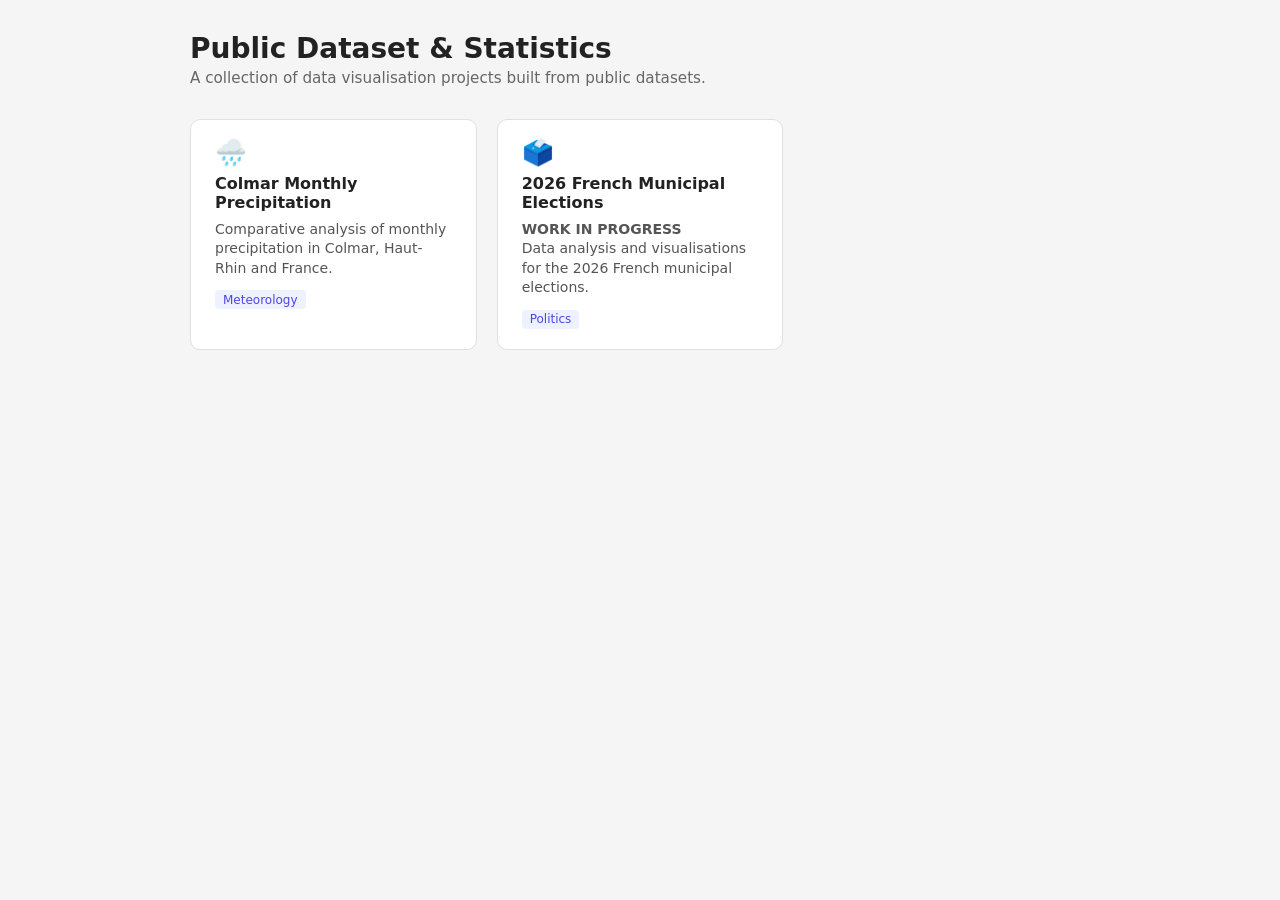
<file: index.html>
<!DOCTYPE html>
<html lang="fr">
<head>
  <meta charset="UTF-8">
  <meta name="viewport" content="width=device-width, initial-scale=1.0">
  <title>Public Dataset & Statistics</title>
  <style>
    * { box-sizing: border-box; margin: 0; padding: 0; }

    body {
      font-family: system-ui, -apple-system, sans-serif;
      background: #f5f5f5;
      color: #222;
      min-height: 100vh;
      padding: 2rem;
    }

    header {
      max-width: 900px;
      margin: 0 auto 2rem;
    }

    header h1 {
      font-size: 1.75rem;
      font-weight: 700;
      margin-bottom: 0.25rem;
    }

    header p {
      color: #666;
      font-size: 0.95rem;
    }

    .grid {
      max-width: 900px;
      margin: 0 auto;
      display: grid;
      grid-template-columns: repeat(auto-fill, minmax(280px, 1fr));
      gap: 1.25rem;
    }

    .card {
      background: #fff;
      border: 1px solid #e0e0e0;
      border-radius: 10px;
      padding: 1.25rem 1.5rem;
      text-decoration: none;
      color: inherit;
      display: flex;
      flex-direction: column;
      gap: 0.5rem;
      transition: box-shadow 0.15s, border-color 0.15s;
    }

    .card:hover {
      box-shadow: 0 4px 16px rgba(0,0,0,0.09);
      border-color: #b0b0b0;
    }

    .card-icon {
      font-size: 1.6rem;
      line-height: 1;
    }

    .card-title {
      font-size: 1rem;
      font-weight: 600;
    }

    .card-desc {
      font-size: 0.875rem;
      color: #555;
      line-height: 1.4;
    }

    .card-tag {
      display: inline-block;
      margin-top: 0.25rem;
      font-size: 0.75rem;
      background: #eef2ff;
      color: #4f46e5;
      border-radius: 4px;
      padding: 0.15rem 0.5rem;
      align-self: flex-start;
    }
  </style>
</head>
<body>

  <header>
    <h1>Public Dataset &amp; Statistics</h1>
    <p>A collection of data visualisation projects built from public datasets.</p>
  </header>

  <div class="grid">
    <a class="card" href="https://claude.ai/public/artifacts/58a0852d-7828-4639-9dc4-0aa1c9aaa62b" target="_blank" rel="noopener">
      <div class="card-icon">🌧️</div>
      <div class="card-title">Colmar Monthly Precipitation</div>
      <div class="card-desc">Comparative analysis of monthly precipitation in Colmar, Haut-Rhin and France.</div>
      <span class="card-tag">Meteorology</span>
    </a>
    <a class="card" href="2026FrenchMunicipalElections/viz/index.html">
      <div class="card-icon">🗳️</div>
      <div class="card-title">2026 French Municipal Elections</div>
      <div class="card-desc"><B>WORK IN PROGRESS</B><P>Data analysis and visualisations for the 2026 French municipal elections.</P></div>
      <span class="card-tag">Politics</span>
    </a>

  </div>

</body>
</html>
</file>
